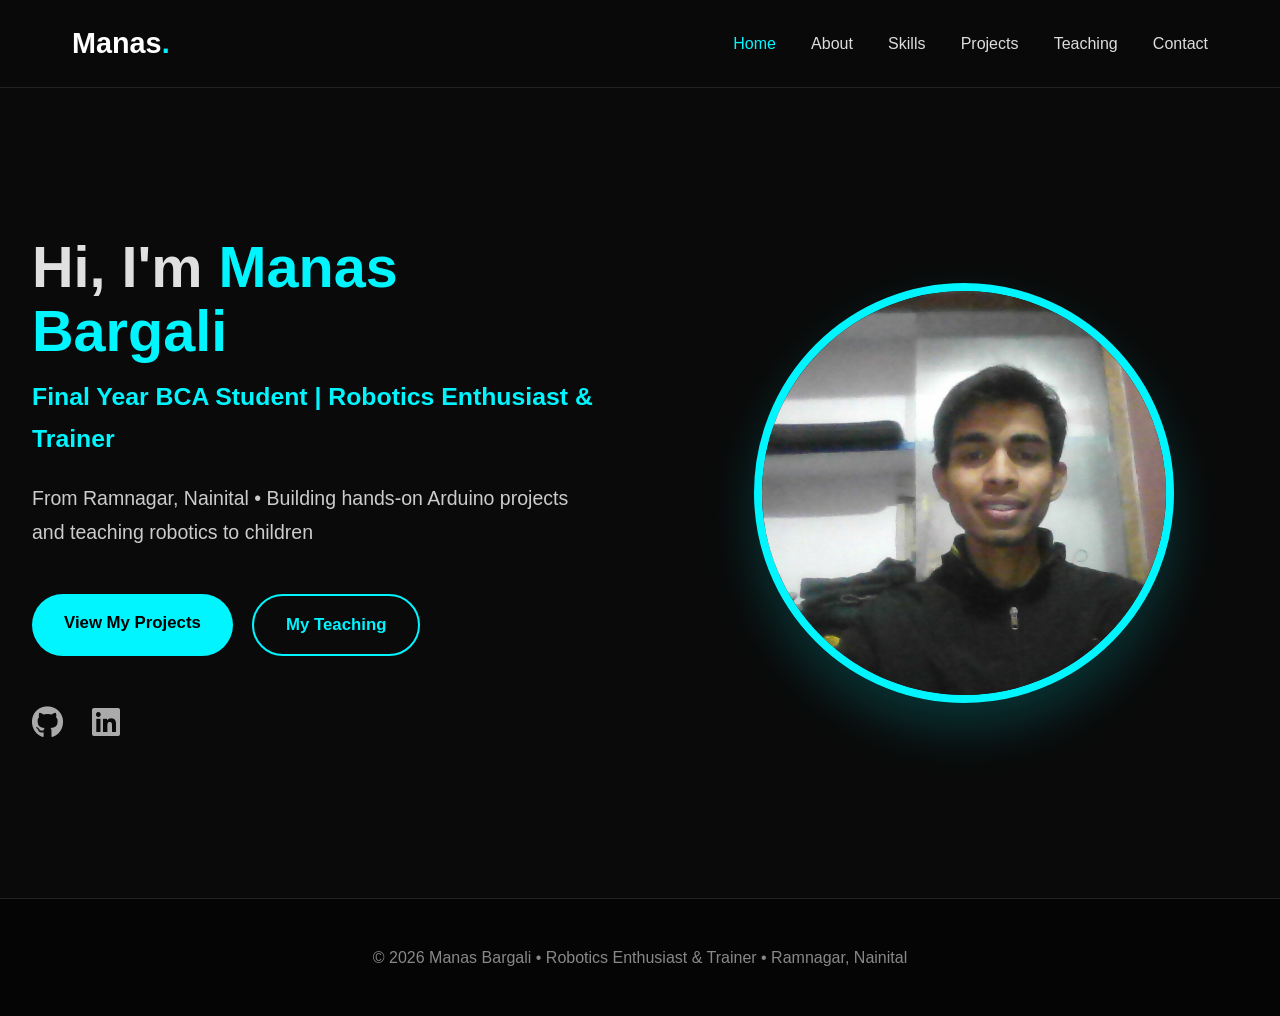
<file: index.html>
<!DOCTYPE html>
<html lang="en">
<head>
    <meta charset="UTF-8">
    <meta name="viewport" content="width=device-width, initial-scale=1.0">
    <title>Manas Bargali | Home</title>
    <link rel="stylesheet" href="style.css">
    <link rel="stylesheet" href="https://cdnjs.cloudflare.com/ajax/libs/font-awesome/6.5.0/css/all.min.css">
</head>
<body>

    <!-- Navbar -->
    <nav class="navbar">
        <div class="nav-container">
            <div class="logo">Manas<span class="highlight">.</span></div>
            <ul class="nav-links">
                <li><a href="index.html" class="active">Home</a></li>
                <li><a href="about.html">About</a></li>
                <li><a href="skills.html">Skills</a></li>
                <li><a href="projects.html">Projects</a></li>
                <li><a href="teaching.html">Teaching</a></li>
                <li><a href="contact.html">Contact</a></li>
            </ul>
            <div class="hamburger">
                <span></span><span></span><span></span>
            </div>
        </div>
    </nav>

    <!-- Hero Section -->
    <section class="hero">
        <div class="hero-content">
            <h1>Hi, I'm <span class="highlight">Manas Bargali</span></h1>
            <h2>Final Year BCA Student | Robotics Enthusiast & Trainer</h2>
            <p>From Ramnagar, Nainital • Building hands-on Arduino projects and teaching robotics to children</p>
            
            <div class="hero-buttons">
                <a href="projects.html" class="btn primary">View My Projects</a>
                <a href="teaching.html" class="btn secondary">My Teaching</a>
            </div>
            
            <div class="social-links">
                <a href="https://github.com/manas-bargali" target="_blank"><i class="fab fa-github"></i></a>
                <a href="https://linkedin.com/in/manas-bargali-075abb306" target="_blank"><i class="fab fa-linkedin"></i></a>
            </div>
        </div>

        <div class="hero-image">
            <img src="images/your-photo.jpg" alt="Manas Bargali" loading="lazy">
        </div>
    </section>

    <!-- Footer -->
    <footer class="footer">
        <p>&copy; 2026 Manas Bargali • Robotics Enthusiast & Trainer • Ramnagar, Nainital</p>
    </footer>

    <script src="script.js"></script>
</body>
</html>
</file>
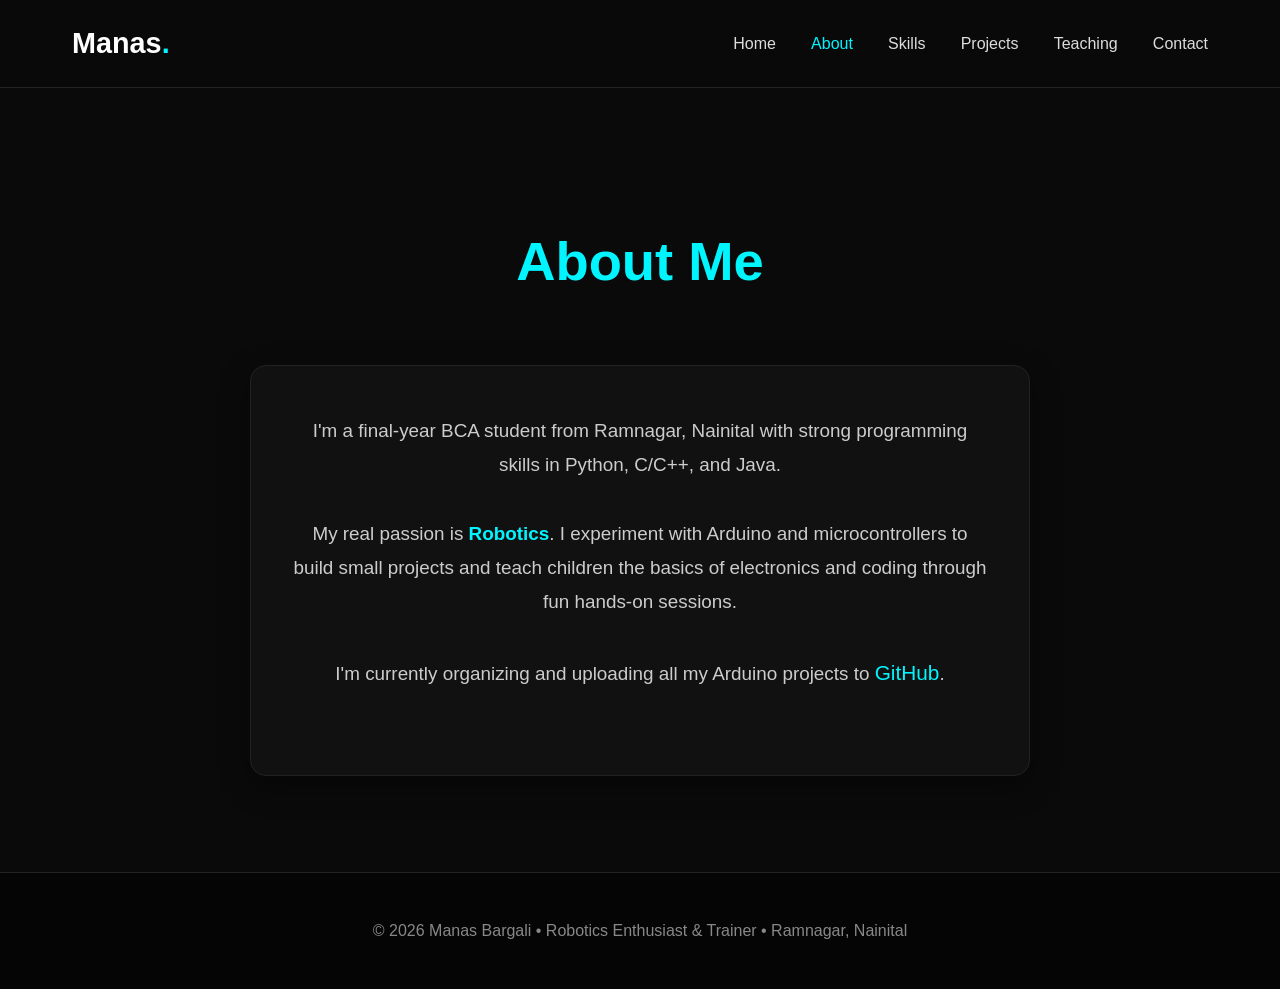
<file: about.html>
<!DOCTYPE html>
<html lang="en">
<head>
    <meta charset="UTF-8">
    <meta name="viewport" content="width=device-width, initial-scale=1.0">
    <title>Manas Bargali | About</title>
    <link rel="stylesheet" href="style.css">
    <link rel="stylesheet" href="https://cdnjs.cloudflare.com/ajax/libs/font-awesome/6.5.0/css/all.min.css">
</head>
<body>

    <!-- Navbar -->
    <nav class="navbar">
        <div class="nav-container">
            <div class="logo">Manas<span class="highlight">.</span></div>
            
            <ul class="nav-links">
                <li><a href="index.html">Home</a></li>
                <li><a href="about.html" class="active">About</a></li>
                <li><a href="skills.html">Skills</a></li>
                <li><a href="projects.html">Projects</a></li>
                <li><a href="teaching.html">Teaching</a></li>
                <li><a href="contact.html">Contact</a></li>
            </ul>
            
            <div class="hamburger">
                <span></span><span></span><span></span>
            </div>
        </div>
    </nav>

    <!-- About Section -->
    <section class="about-section">
        <div class="about-container">
            <div class="about-header">
                <h1>About Me</h1>
            </div>
            
            <div class="about-content">
                <p>I'm a final-year BCA student from Ramnagar, Nainital with strong programming skills in Python, C/C++, and Java.</p>
                
                <p>My real passion is <strong>Robotics</strong>. I experiment with Arduino and microcontrollers to build small projects and teach children the basics of electronics and coding through fun hands-on sessions.</p>
                
                <p>I'm currently organizing and uploading all my Arduino projects to 
                    <a href="https://github.com/manas-bargali" target="_blank" class="github-link">GitHub</a>.
                </p>
            </div>
        </div>
    </section>

    <!-- Footer -->
    <footer class="footer">
        <p>&copy; 2026 Manas Bargali • Robotics Enthusiast & Trainer • Ramnagar, Nainital</p>
    </footer>

    <script src="script.js"></script>
</body>
</html>
</file>
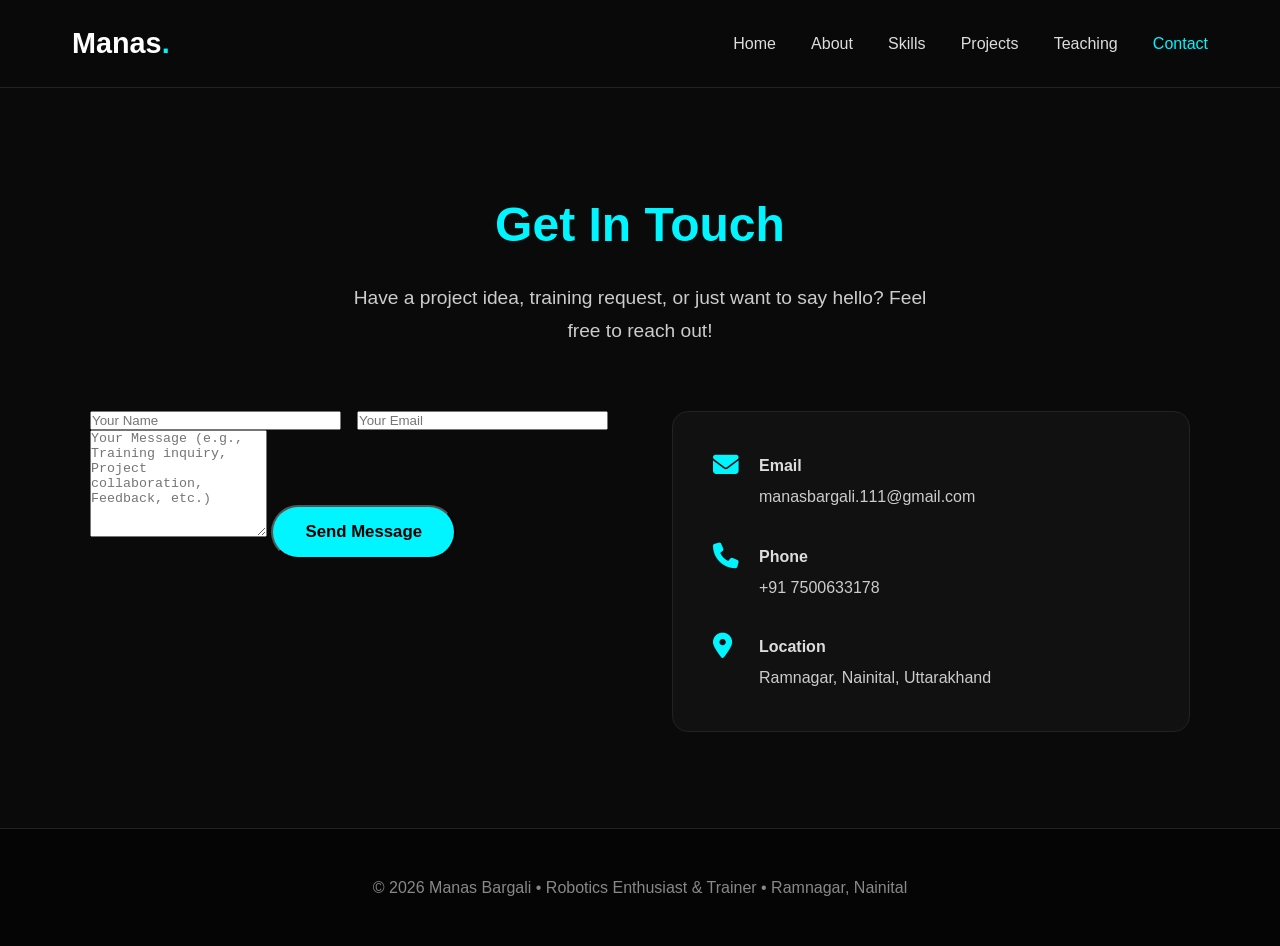
<file: contact.html>
<!DOCTYPE html>
<html lang="en">
<head>
    <meta charset="UTF-8">
    <meta name="viewport" content="width=device-width, initial-scale=1.0">
    <title>Manas Bargali | Contact</title>
    <link rel="stylesheet" href="style.css">
    <link rel="stylesheet" href="https://cdnjs.cloudflare.com/ajax/libs/font-awesome/6.5.0/css/all.min.css">
</head>
<body>

    <!-- Navbar -->
    <nav class="navbar">
        <div class="nav-container">
            <div class="logo">Manas<span class="highlight">.</span></div>
            <ul class="nav-links">
                <li><a href="index.html">Home</a></li>
                <li><a href="about.html">About</a></li>
                <li><a href="skills.html">Skills</a></li>
                <li><a href="projects.html">Projects</a></li>
                <li><a href="teaching.html">Teaching</a></li>
                <li><a href="contact.html" class="active">Contact</a></li>
            </ul>
            <div class="hamburger">
                <span></span><span></span><span></span>
            </div>
        </div>
    </nav>

    <!-- Contact Section -->
    <section class="contact-section">
        <div class="contact-container">
            <div class="contact-header">
                <h2>Get In Touch</h2>
                <p>Have a project idea, training request, or just want to say hello? Feel free to reach out!</p>
            </div>

            <div class="contact-content">
                <!-- Contact Form -->
                <form action="https://api.web3forms.com/submit" method="POST" id="contact-form">
                    
                    <!-- Your Web3Forms Access Key -->
                    <input type="hidden" name="access_key" value="4dcc714e-51cf-4359-ab5e-0e6e43a48366">

                    <!-- Anti-spam honeypot -->
                    <input type="text" name="_honey" style="display:none;">

                    <div class="form-row">
                        <input type="text" name="name" placeholder="Your Name" required>
                        <input type="email" name="email" placeholder="Your Email" required>
                    </div>
                    
                    <textarea name="message" placeholder="Your Message (e.g., Training inquiry, Project collaboration, Feedback, etc.)" rows="7" required></textarea>
                    
                    <button type="submit" class="btn primary">Send Message</button>
                </form>

                <!-- Contact Info -->
                <div class="contact-info">
                    <div class="info-item">
                        <i class="fas fa-envelope"></i>
                        <div>
                            <strong>Email</strong>
                            <p>manasbargali.111@gmail.com</p>
                        </div>
                    </div>
                    <div class="info-item">
                        <i class="fas fa-phone"></i>
                        <div>
                            <strong>Phone</strong>
                            <p>+91 7500633178</p>
                        </div>
                    </div>
                    <div class="info-item">
                        <i class="fas fa-map-marker-alt"></i>
                        <div>
                            <strong>Location</strong>
                            <p>Ramnagar, Nainital, Uttarakhand</p>
                        </div>
                    </div>
                </div>
            </div>
        </div>
    </section>

    <!-- Footer -->
    <footer class="footer">
        <p>&copy; 2026 Manas Bargali • Robotics Enthusiast & Trainer • Ramnagar, Nainital</p>
    </footer>

    <script src="script.js"></script>
</body>
</html>
</file>
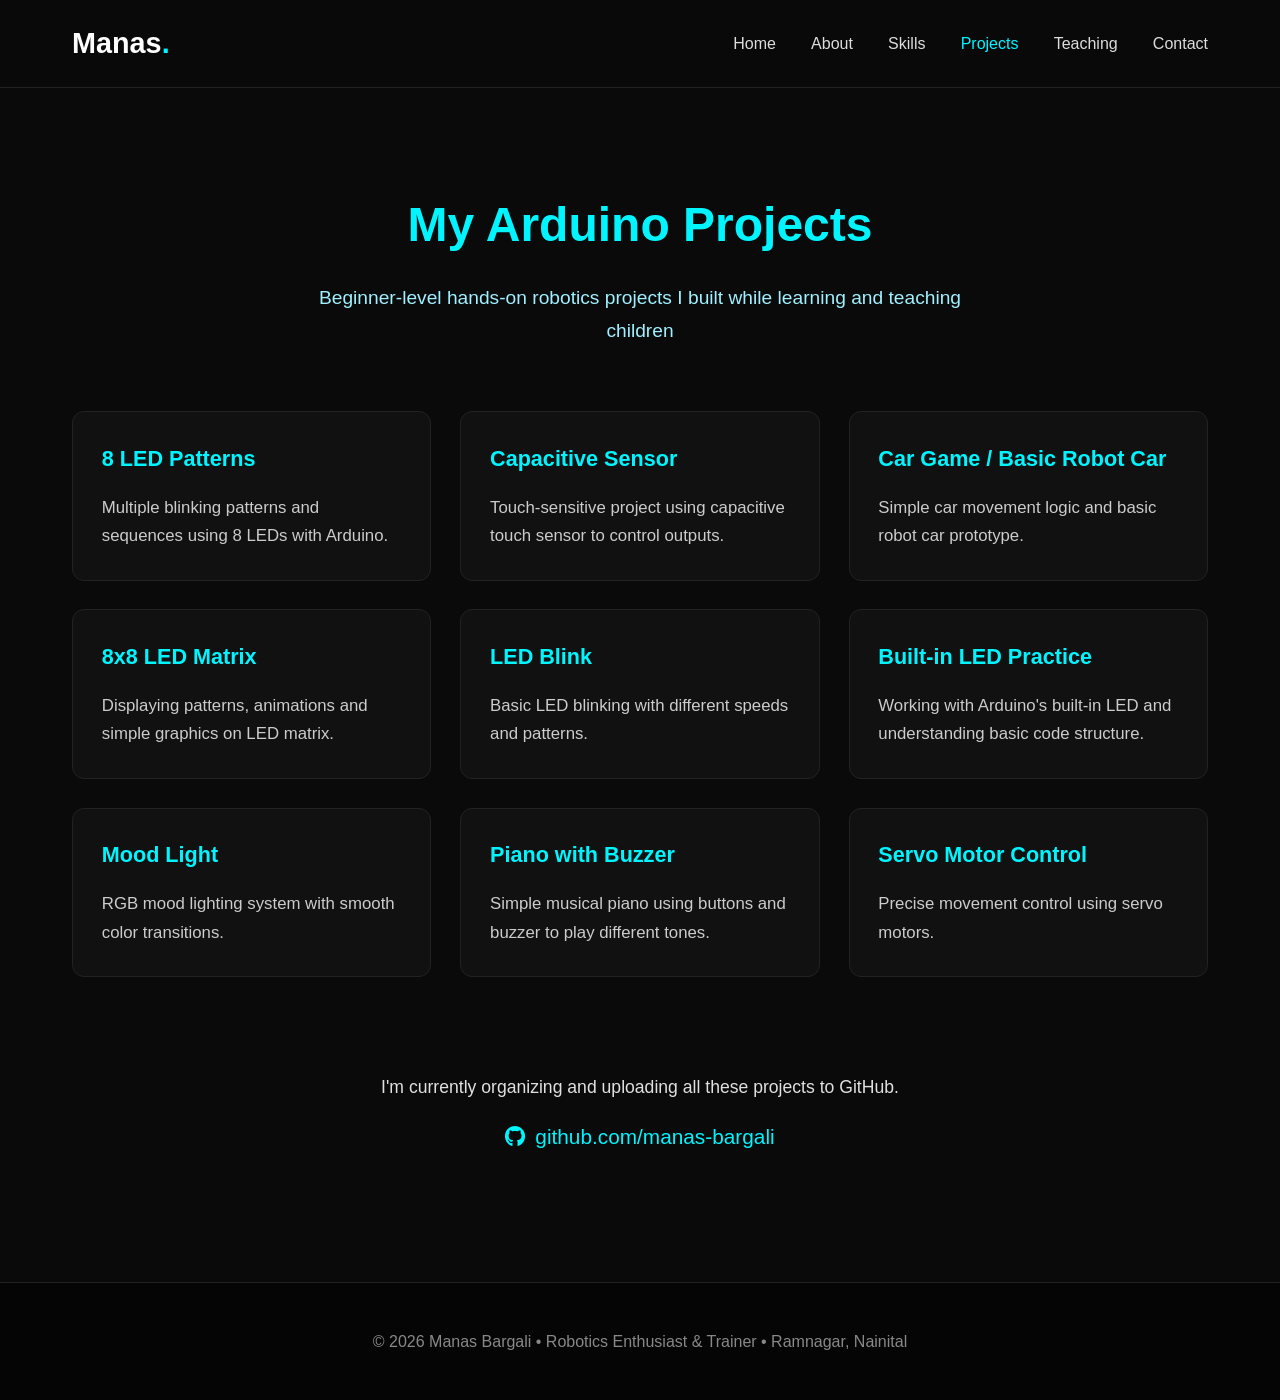
<file: projects.html>
<!DOCTYPE html>
<html lang="en">
<head>
    <meta charset="UTF-8">
    <meta name="viewport" content="width=device-width, initial-scale=1.0">
    <title>Manas Bargali | Projects</title>
    <link rel="stylesheet" href="style.css">
    <link rel="stylesheet" href="https://cdnjs.cloudflare.com/ajax/libs/font-awesome/6.5.0/css/all.min.css">
</head>
<body>

    <!-- Navbar -->
    <nav class="navbar">
        <div class="nav-container">
            <div class="logo">Manas<span class="highlight">.</span></div>
            <ul class="nav-links">
                <li><a href="index.html">Home</a></li>
                <li><a href="about.html">About</a></li>
                <li><a href="skills.html">Skills</a></li>
                <li><a href="projects.html" class="active">Projects</a></li>
                <li><a href="teaching.html">Teaching</a></li>
                <li><a href="contact.html">Contact</a></li>
            </ul>
            <div class="hamburger">
                <span></span><span></span><span></span>
            </div>
        </div>
    </nav>

    <!-- Projects Section -->
    <section class="projects-section">
        <div class="section-header">
            <h2>My Arduino Projects</h2>
            <p>Beginner-level hands-on robotics projects I built while learning and teaching children</p>
        </div>

        <div class="projects-grid">
            <div class="project-card">
                <h3>8 LED Patterns</h3>
                <p>Multiple blinking patterns and sequences using 8 LEDs with Arduino.</p>
            </div>
            <div class="project-card">
                <h3>Capacitive Sensor</h3>
                <p>Touch-sensitive project using capacitive touch sensor to control outputs.</p>
            </div>
            <div class="project-card">
                <h3>Car Game / Basic Robot Car</h3>
                <p>Simple car movement logic and basic robot car prototype.</p>
            </div>
            <div class="project-card">
                <h3>8x8 LED Matrix</h3>
                <p>Displaying patterns, animations and simple graphics on LED matrix.</p>
            </div>
            <div class="project-card">
                <h3>LED Blink</h3>
                <p>Basic LED blinking with different speeds and patterns.</p>
            </div>
            <div class="project-card">
                <h3>Built-in LED Practice</h3>
                <p>Working with Arduino's built-in LED and understanding basic code structure.</p>
            </div>
            <div class="project-card">
                <h3>Mood Light</h3>
                <p>RGB mood lighting system with smooth color transitions.</p>
            </div>
            <div class="project-card">
                <h3>Piano with Buzzer</h3>
                <p>Simple musical piano using buttons and buzzer to play different tones.</p>
            </div>
            <div class="project-card">
                <h3>Servo Motor Control</h3>
                <p>Precise movement control using servo motors.</p>
            </div>
        </div>

        <div class="github-section">
            <p>I'm currently organizing and uploading all these projects to GitHub.</p>
            <a href="https://github.com/manas-bargali" target="_blank" class="github-link">
                <i class="fab fa-github"></i> github.com/manas-bargali
            </a>
        </div>
    </section>

    <!-- Footer -->
    <footer class="footer">
        <p>&copy; 2026 Manas Bargali • Robotics Enthusiast & Trainer • Ramnagar, Nainital</p>
    </footer>

    <script src="script.js"></script>
</body>
</html>
</file>
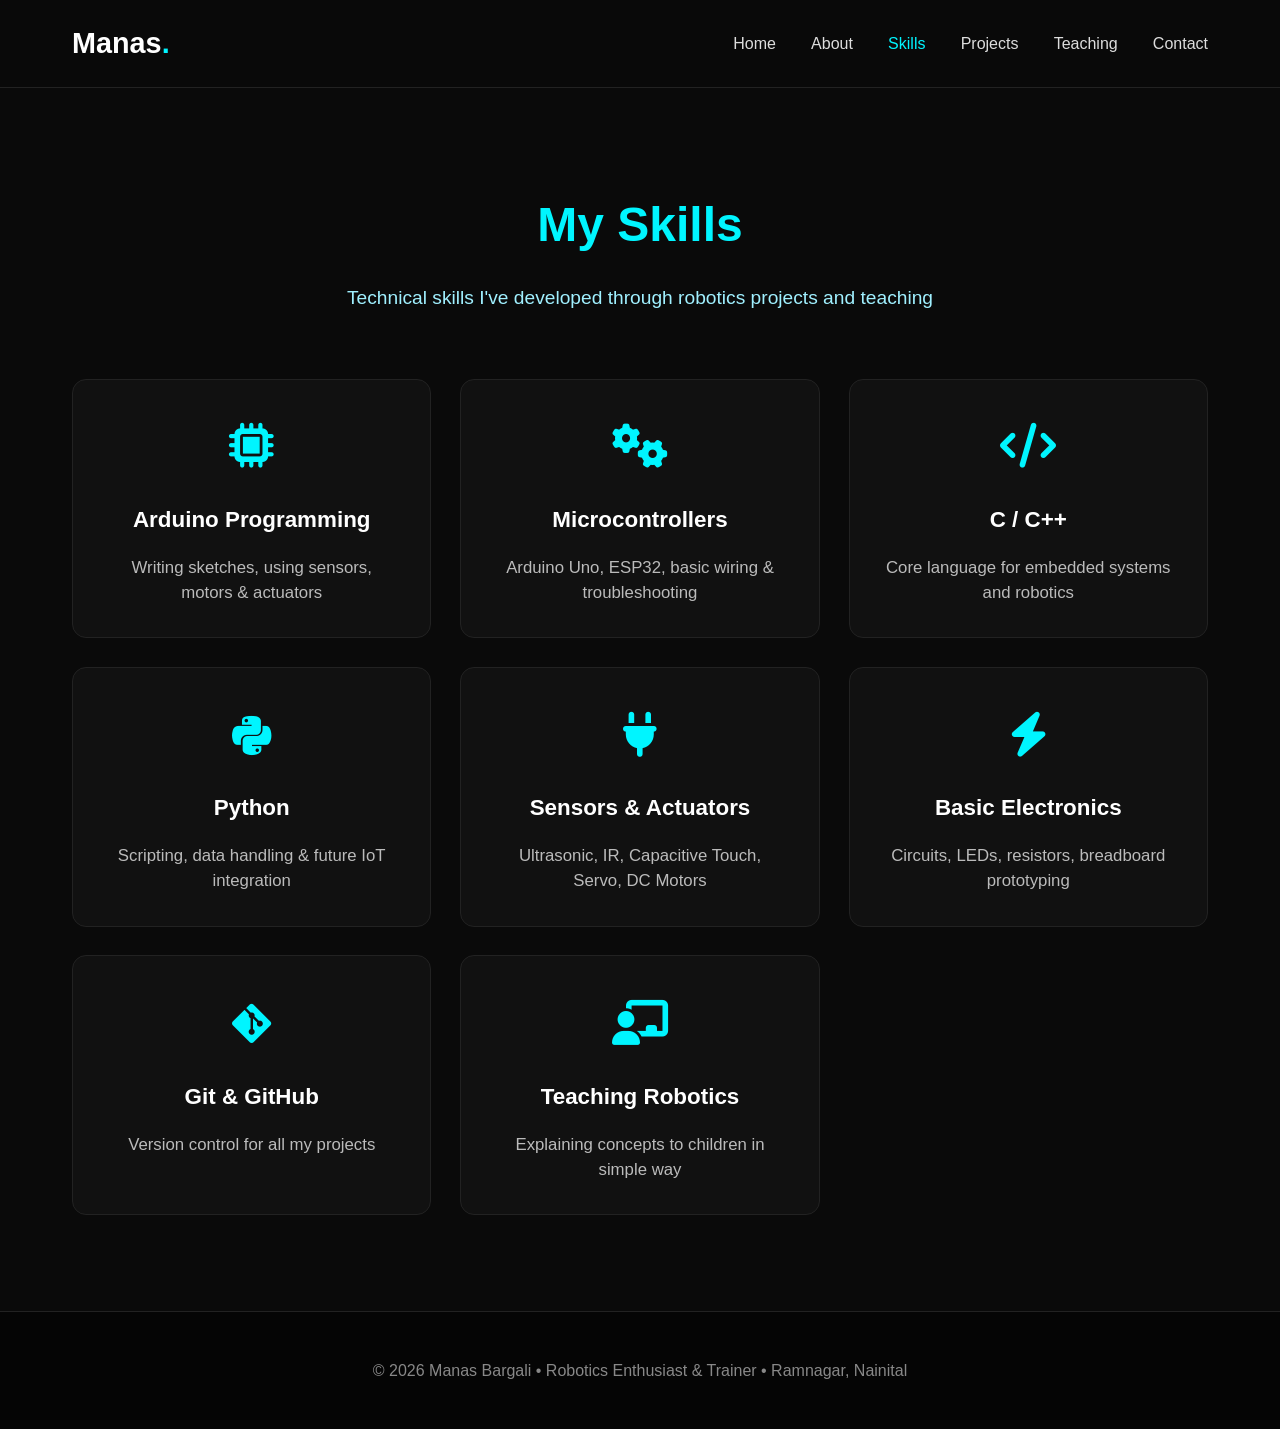
<file: skills.html>
<!DOCTYPE html>
<html lang="en">
<head>
    <meta charset="UTF-8">
    <meta name="viewport" content="width=device-width, initial-scale=1.0">
    <title>Manas Bargali | Skills</title>
    <link rel="stylesheet" href="style.css">
    <link rel="stylesheet" href="https://cdnjs.cloudflare.com/ajax/libs/font-awesome/6.5.0/css/all.min.css">
</head>
<body>

    <!-- Navbar -->
    <nav class="navbar">
        <div class="nav-container">
            <div class="logo">Manas<span class="highlight">.</span></div>
            <ul class="nav-links">
                <li><a href="index.html">Home</a></li>
                <li><a href="about.html">About</a></li>
                <li><a href="skills.html" class="active">Skills</a></li>
                <li><a href="projects.html">Projects</a></li>
                <li><a href="teaching.html">Teaching</a></li>
                <li><a href="contact.html">Contact</a></li>
            </ul>
            <div class="hamburger">
                <span></span><span></span><span></span>
            </div>
        </div>
    </nav>

    <!-- Skills Section -->
    <section class="skills-section">
        <div class="section-header">
            <h2>My Skills</h2>
            <p>Technical skills I've developed through robotics projects and teaching</p>
        </div>

        <div class="skills-grid">
            <div class="skill-card">
                <div class="skill-icon"><i class="fas fa-microchip"></i></div>
                <h3>Arduino Programming</h3>
                <p>Writing sketches, using sensors, motors & actuators</p>
            </div>
            <div class="skill-card">
                <div class="skill-icon"><i class="fas fa-cogs"></i></div>
                <h3>Microcontrollers</h3>
                <p>Arduino Uno, ESP32, basic wiring & troubleshooting</p>
            </div>
            <div class="skill-card">
                <div class="skill-icon"><i class="fas fa-code"></i></div>
                <h3>C / C++</h3>
                <p>Core language for embedded systems and robotics</p>
            </div>
            <div class="skill-card">
                <div class="skill-icon"><i class="fab fa-python"></i></div>
                <h3>Python</h3>
                <p>Scripting, data handling & future IoT integration</p>
            </div>
            <div class="skill-card">
                <div class="skill-icon"><i class="fas fa-plug"></i></div>
                <h3>Sensors & Actuators</h3>
                <p>Ultrasonic, IR, Capacitive Touch, Servo, DC Motors</p>
            </div>
            <div class="skill-card">
                <div class="skill-icon"><i class="fas fa-bolt"></i></div>
                <h3>Basic Electronics</h3>
                <p>Circuits, LEDs, resistors, breadboard prototyping</p>
            </div>
            <div class="skill-card">
                <div class="skill-icon"><i class="fab fa-git-alt"></i></div>
                <h3>Git & GitHub</h3>
                <p>Version control for all my projects</p>
            </div>
            <div class="skill-card">
                <div class="skill-icon"><i class="fas fa-chalkboard-teacher"></i></div>
                <h3>Teaching Robotics</h3>
                <p>Explaining concepts to children in simple way</p>
            </div>
        </div>
    </section>

    <!-- Footer -->
    <footer class="footer">
        <p>&copy; 2026 Manas Bargali • Robotics Enthusiast & Trainer • Ramnagar, Nainital</p>
    </footer>

    <script src="script.js"></script>
</body>
</html>
</file>
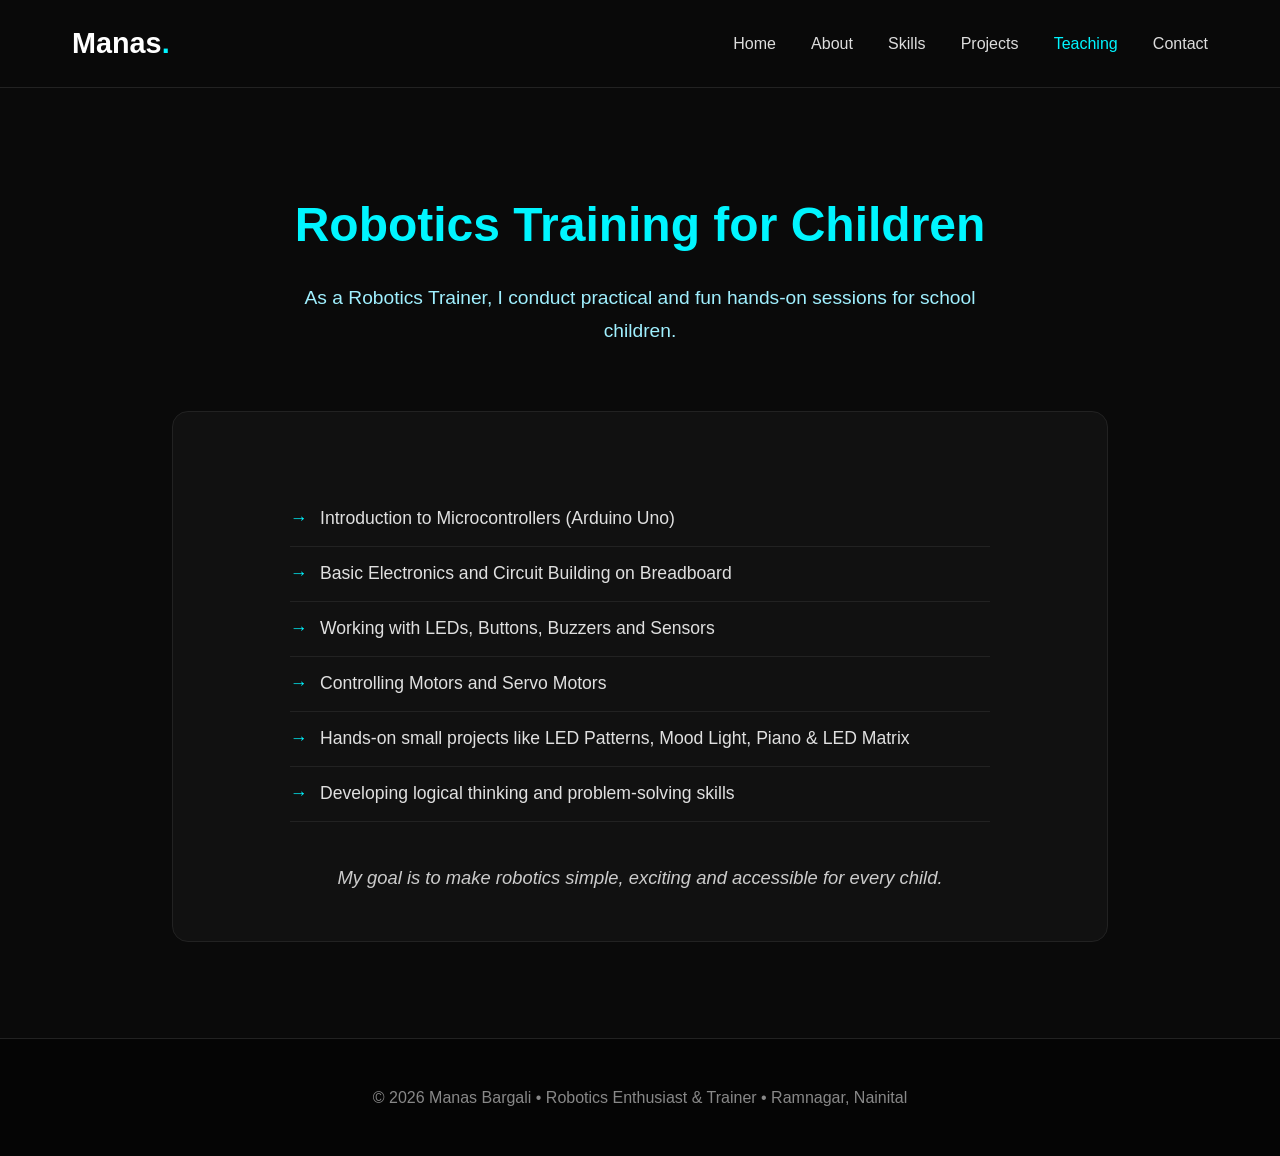
<file: teaching.html>
<!DOCTYPE html>
<html lang="en">
<head>
    <meta charset="UTF-8">
    <meta name="viewport" content="width=device-width, initial-scale=1.0">
    <title>Manas Bargali | Teaching</title>
    <link rel="stylesheet" href="style.css">
    <link rel="stylesheet" href="https://cdnjs.cloudflare.com/ajax/libs/font-awesome/6.5.0/css/all.min.css">
</head>
<body>

    <!-- Navbar -->
    <nav class="navbar">
        <div class="nav-container">
            <div class="logo">Manas<span class="highlight">.</span></div>
            <ul class="nav-links">
                <li><a href="index.html">Home</a></li>
                <li><a href="about.html">About</a></li>
                <li><a href="skills.html">Skills</a></li>
                <li><a href="projects.html">Projects</a></li>
                <li><a href="teaching.html" class="active">Teaching</a></li>
                <li><a href="contact.html">Contact</a></li>
            </ul>
            <div class="hamburger">
                <span></span><span></span><span></span>
            </div>
        </div>
    </nav>

    <!-- Teaching Section -->
    <section class="teaching-section">
        <div class="section-header">
            <h2>Robotics Training for Children</h2>
            <p>As a Robotics Trainer, I conduct practical and fun hands-on sessions for school children.</p>
        </div>

        <div class="teaching-content">
            <ul class="teaching-list">
                <li>Introduction to Microcontrollers (Arduino Uno)</li>
                <li>Basic Electronics and Circuit Building on Breadboard</li>
                <li>Working with LEDs, Buttons, Buzzers and Sensors</li>
                <li>Controlling Motors and Servo Motors</li>
                <li>Hands-on small projects like LED Patterns, Mood Light, Piano & LED Matrix</li>
                <li>Developing logical thinking and problem-solving skills</li>
            </ul>

            <div class="teaching-goal">
                <p>My goal is to make robotics simple, exciting and accessible for every child.</p>
            </div>
        </div>
    </section>

    <!-- Footer -->
    <footer class="footer">
        <p>&copy; 2026 Manas Bargali • Robotics Enthusiast & Trainer • Ramnagar, Nainital</p>
    </footer>

    <script src="script.js"></script>
</body>
</html>
</file>
<file: style.css>
/* ====================== GENERAL ====================== */
* {
    margin: 0;
    padding: 0;
    box-sizing: border-box;
}

body {
    font-family: 'Segoe UI', Tahoma, Geneva, Verdana, sans-serif;
    background: #0a0a0a;
    color: #e0e0e0;
    line-height: 1.7;
}

/* ====================== NAVBAR ====================== */
.navbar {
    background: rgba(10, 10, 10, 0.95);
    backdrop-filter: blur(10px);
    position: sticky;
    top: 0;
    z-index: 1000;
    padding: 1.2rem 0;
    border-bottom: 1px solid #222;
}

.nav-container {
    max-width: 1200px;
    margin: 0 auto;
    padding: 0 2rem;
    display: flex;
    justify-content: space-between;
    align-items: center;
}

.logo {
    font-size: 1.8rem;
    font-weight: 700;
    color: #fff;
}

.highlight {
    color: #00f5ff;
}

.nav-links {
    display: flex;
    list-style: none;
    gap: 2.2rem;
}

.nav-links a {
    color: #ddd;
    text-decoration: none;
    font-weight: 500;
    transition: color 0.3s ease;
}

.nav-links a:hover,
.nav-links a.active {
    color: #00f5ff;
}

.hamburger {
    display: none;
    flex-direction: column;
    gap: 4px;
    cursor: pointer;
}

.hamburger span {
    width: 25px;
    height: 3px;
    background: #fff;
}

/* ====================== HERO SECTION (Home) ====================== */
.hero {
    min-height: 90vh;
    display: flex;
    align-items: center;
    justify-content: center;
    padding: 4rem 2rem;
    gap: 5rem;
    max-width: 1300px;
    margin: 0 auto;
}

.hero-content {
    flex: 1;
    max-width: 580px;
}

.hero-content h1 {
    font-size: 3.6rem;
    line-height: 1.1;
    margin-bottom: 0.8rem;
}

.hero-content h2 {
    font-size: 1.55rem;
    color: #00f5ff;
    margin-bottom: 1.4rem;
}

.hero-content p {
    font-size: 1.22rem;
    color: #ccc;
    margin-bottom: 2.8rem;
}

.hero-buttons {
    display: flex;
    gap: 1.2rem;
    flex-wrap: wrap;
    margin-bottom: 2.5rem;
}

.btn {
    padding: 15px 32px;
    border-radius: 50px;
    text-decoration: none;
    font-weight: 600;
    font-size: 1.05rem;
    transition: all 0.3s ease;
    display: inline-block;
}

.btn.primary {
    background: #00f5ff;
    color: #000;
}

.btn.primary:hover {
    background: #00d4e0;
    transform: translateY(-4px);
}

.btn.secondary {
    background: transparent;
    color: #00f5ff;
    border: 2px solid #00f5ff;
}

.btn.secondary:hover {
    background: #00f5ff;
    color: #000;
}

.social-links {
    display: flex;
    gap: 1.8rem;
}

.social-links a {
    font-size: 2rem;
    color: #aaa;
    transition: all 0.3s;
}

.social-links a:hover {
    color: #00f5ff;
    transform: translateY(-4px);
}

.hero-image {
    flex: 1;
    display: flex;
    justify-content: center;
    align-items: center;
}

.hero-image img {
    width: 100%;
    max-width: 420px;
    height: 420px;
    object-fit: cover;
    border-radius: 50%;
    border: 8px solid #00f5ff;
    box-shadow: 0 25px 50px rgba(0, 245, 255, 0.18);
    transition: transform 0.5s ease;
}

.hero-image img:hover {
    transform: scale(1.06);
}

/* ====================== SECTION HEADER ====================== */
.section-header {
    text-align: center;
    margin-bottom: 4rem;
}

.section-header h2 {
    font-size: 3rem;
    color: #00f5ff;
    margin-bottom: 1rem;
}

.section-header p {
    font-size: 1.2rem;
    color: #a0f0ff;
    max-width: 700px;
    margin: 0 auto;
}

/* ====================== ABOUT SECTION ====================== */
.about-section {
    padding: 8rem 2rem 6rem;
    min-height: 85vh;
    display: flex;
    align-items: center;
}

.about-container {
    max-width: 900px;
    margin: 0 auto;
    text-align: center;
}

.about-header h1 {
    font-size: 3.4rem;
    color: #00f5ff;
    margin-bottom: 3.5rem;
    font-weight: 700;
}

.about-content {
    background: #111;
    padding: 3rem 2.5rem;
    border-radius: 16px;
    border: 1px solid #222;
    box-shadow: 0 10px 30px rgba(0, 0, 0, 0.4);
    max-width: 780px;
    margin: 0 auto;
}

.about-content p {
    font-size: 1.18rem;
    color: #ccc;
    margin-bottom: 2.2rem;
    line-height: 1.8;
}

.about-content strong {
    color: #00f5ff;
    font-weight: 600;
}

.github-link {
    color: #00f5ff;
    text-decoration: none;
    font-weight: 500;
    transition: all 0.3s ease;
}

.github-link:hover {
    text-decoration: underline;
    color: #00e0ff;
}

/* ====================== PROJECTS SECTION ====================== */
.projects-section {
    padding: 6rem 2rem;
    max-width: 1200px;
    margin: 0 auto;
}

.projects-grid {
    display: grid;
    grid-template-columns: repeat(auto-fit, minmax(320px, 1fr));
    gap: 1.8rem;
}

.project-card {
    background: #111;
    padding: 1.8rem;
    border-radius: 12px;
    border: 1px solid #222;
    transition: all 0.3s ease;
}

.project-card:hover {
    transform: translateY(-8px);
    border-color: #00f5ff;
    box-shadow: 0 15px 30px rgba(0, 245, 255, 0.1);
}

.project-card h3 {
    color: #00f5ff;
    margin-bottom: 1rem;
    font-size: 1.35rem;
}

.project-card p {
    color: #ccc;
    font-size: 1.05rem;
}

/* GitHub Section */
.github-section {
    text-align: center;
    margin-top: 4rem;
    padding: 2rem;
}

.github-section p {
    margin-bottom: 1rem;
    font-size: 1.1rem;
}

.github-link {
    color: #00f5ff;
    font-size: 1.3rem;
    text-decoration: none;
    display: inline-flex;
    align-items: center;
    gap: 10px;
}

.github-link:hover {
    text-decoration: underline;
}

/* ====================== TEACHING SECTION ====================== */
.teaching-section {
    padding: 6rem 2rem;
    max-width: 1000px;
    margin: 0 auto;
}

.teaching-content {
    background: #111;
    padding: 3rem;
    border-radius: 16px;
    border: 1px solid #222;
}

.teaching-list {
    list-style: none;
    max-width: 700px;
    margin: 2rem auto;
}

.teaching-list li {
    padding: 12px 0;
    font-size: 1.1rem;
    border-bottom: 1px solid #222;
    position: relative;
    padding-left: 30px;
}

.teaching-list li:before {
    content: "→";
    color: #00f5ff;
    position: absolute;
    left: 0;
}

.teaching-goal {
    text-align: center;
    margin-top: 2.5rem;
    font-size: 1.15rem;
    font-style: italic;
    color: #ccc;
}

/* ====================== SKILLS SECTION ====================== */
.skills-section {
    padding: 6rem 2rem;
    max-width: 1200px;
    margin: 0 auto;
}

.skills-grid {
    display: grid;
    grid-template-columns: repeat(auto-fit, minmax(300px, 1fr));
    gap: 1.8rem;
}

.skill-card {
    background: #111;
    padding: 2rem;
    border-radius: 14px;
    border: 1px solid #222;
    transition: all 0.4s ease;
    text-align: center;
}

.skill-card:hover {
    transform: translateY(-10px);
    border-color: #00f5ff;
    box-shadow: 0 20px 40px rgba(0, 245, 255, 0.12);
}

.skill-icon {
    font-size: 2.8rem;
    color: #00f5ff;
    margin-bottom: 1.2rem;
    height: 70px;
    display: flex;
    align-items: center;
    justify-content: center;
}

.skill-card h3 {
    color: #fff;
    margin-bottom: 1rem;
    font-size: 1.4rem;
}

.skill-card p {
    color: #bbb;
    font-size: 1.05rem;
    line-height: 1.5;
}

/* ====================== CONTACT SECTION ====================== */
.contact-section {
    padding: 6rem 2rem;
    min-height: 80vh;
    display: flex;
    align-items: center;
}

.contact-container {
    max-width: 1100px;
    margin: 0 auto;
    width: 100%;
}

.contact-header {
    text-align: center;
    margin-bottom: 4rem;
}

.contact-header h2 {
    font-size: 3rem;
    color: #00f5ff;
    margin-bottom: 1rem;
}

.contact-header p {
    font-size: 1.2rem;
    color: #ccc;
    max-width: 600px;
    margin: 0 auto;
}

.contact-content {
    display: grid;
    grid-template-columns: 1fr 1fr;
    gap: 4rem;
    align-items: start;
}

.contact-form {
    background: #111;
    padding: 2.5rem;
    border-radius: 16px;
    border: 1px solid #222;
}

.form-row {
    display: grid;
    grid-template-columns: 1fr 1fr;
    gap: 1rem;
}

.contact-form input,
.contact-form textarea {
    width: 100%;
    padding: 14px 16px;
    background: #1a1a1a;
    border: 1px solid #333;
    border-radius: 8px;
    color: #e0e0e0;
    font-size: 1rem;
    margin-bottom: 1.2rem;
    transition: all 0.3s;
}

.contact-form input:focus,
.contact-form textarea:focus {
    border-color: #00f5ff;
    outline: none;
    box-shadow: 0 0 0 3px rgba(0, 245, 255, 0.15);
}

.contact-form button {
    width: 100%;
    padding: 14px;
    font-size: 1.1rem;
}

.contact-info {
    background: #111;
    padding: 2.5rem;
    border-radius: 16px;
    border: 1px solid #222;
    display: flex;
    flex-direction: column;
    gap: 2rem;
}

.info-item {
    display: flex;
    align-items: flex-start;
    gap: 1rem;
}

.info-item i {
    font-size: 1.6rem;
    color: #00f5ff;
    width: 30px;
}

.info-item strong {
    display: block;
    color: #ddd;
    margin-bottom: 4px;
}

.info-item p {
    color: #ccc;
    margin: 0;
}

/* ====================== FOOTER ====================== */
.footer {
    background: #050505;
    padding: 2.8rem 0;
    text-align: center;
    border-top: 1px solid #222;
}

.footer p {
    color: #888;
}

/* ====================== RESPONSIVE ====================== */
@media (max-width: 968px) {
    .hero {
        flex-direction: column;
        text-align: center;
        gap: 3rem;
        padding: 3rem 1.5rem;
    }
    
    .hero-content h1 {
        font-size: 2.9rem;
    }
    
    .hero-image img {
        max-width: 320px;
        height: 320px;
    }

    .contact-content {
        grid-template-columns: 1fr;
        gap: 2rem;
    }
    
    .contact-form,
    .contact-info {
        padding: 2rem;
    }
}

@media (max-width: 768px) {
    .nav-links {
        display: none;
        position: absolute;
        top: 100%;
        left: 0;
        width: 100%;
        background: #0a0a0a;
        flex-direction: column;
        padding: 1.5rem 0;
        gap: 1rem;
        border-top: 1px solid #222;
    }

    .hamburger {
        display: flex;
    }

    .projects-grid,
    .skills-grid {
        grid-template-columns: 1fr;
    }

    .section-header h2 {
        font-size: 2.4rem;
    }

    .about-section {
        padding: 6rem 1.5rem 4rem;
    }
    
    .about-header h1 {
        font-size: 2.7rem;
    }
    
    .about-content {
        padding: 2.5rem 1.8rem;
    }
    
    .about-content p {
        font-size: 1.1rem;
    }
}
</file>
